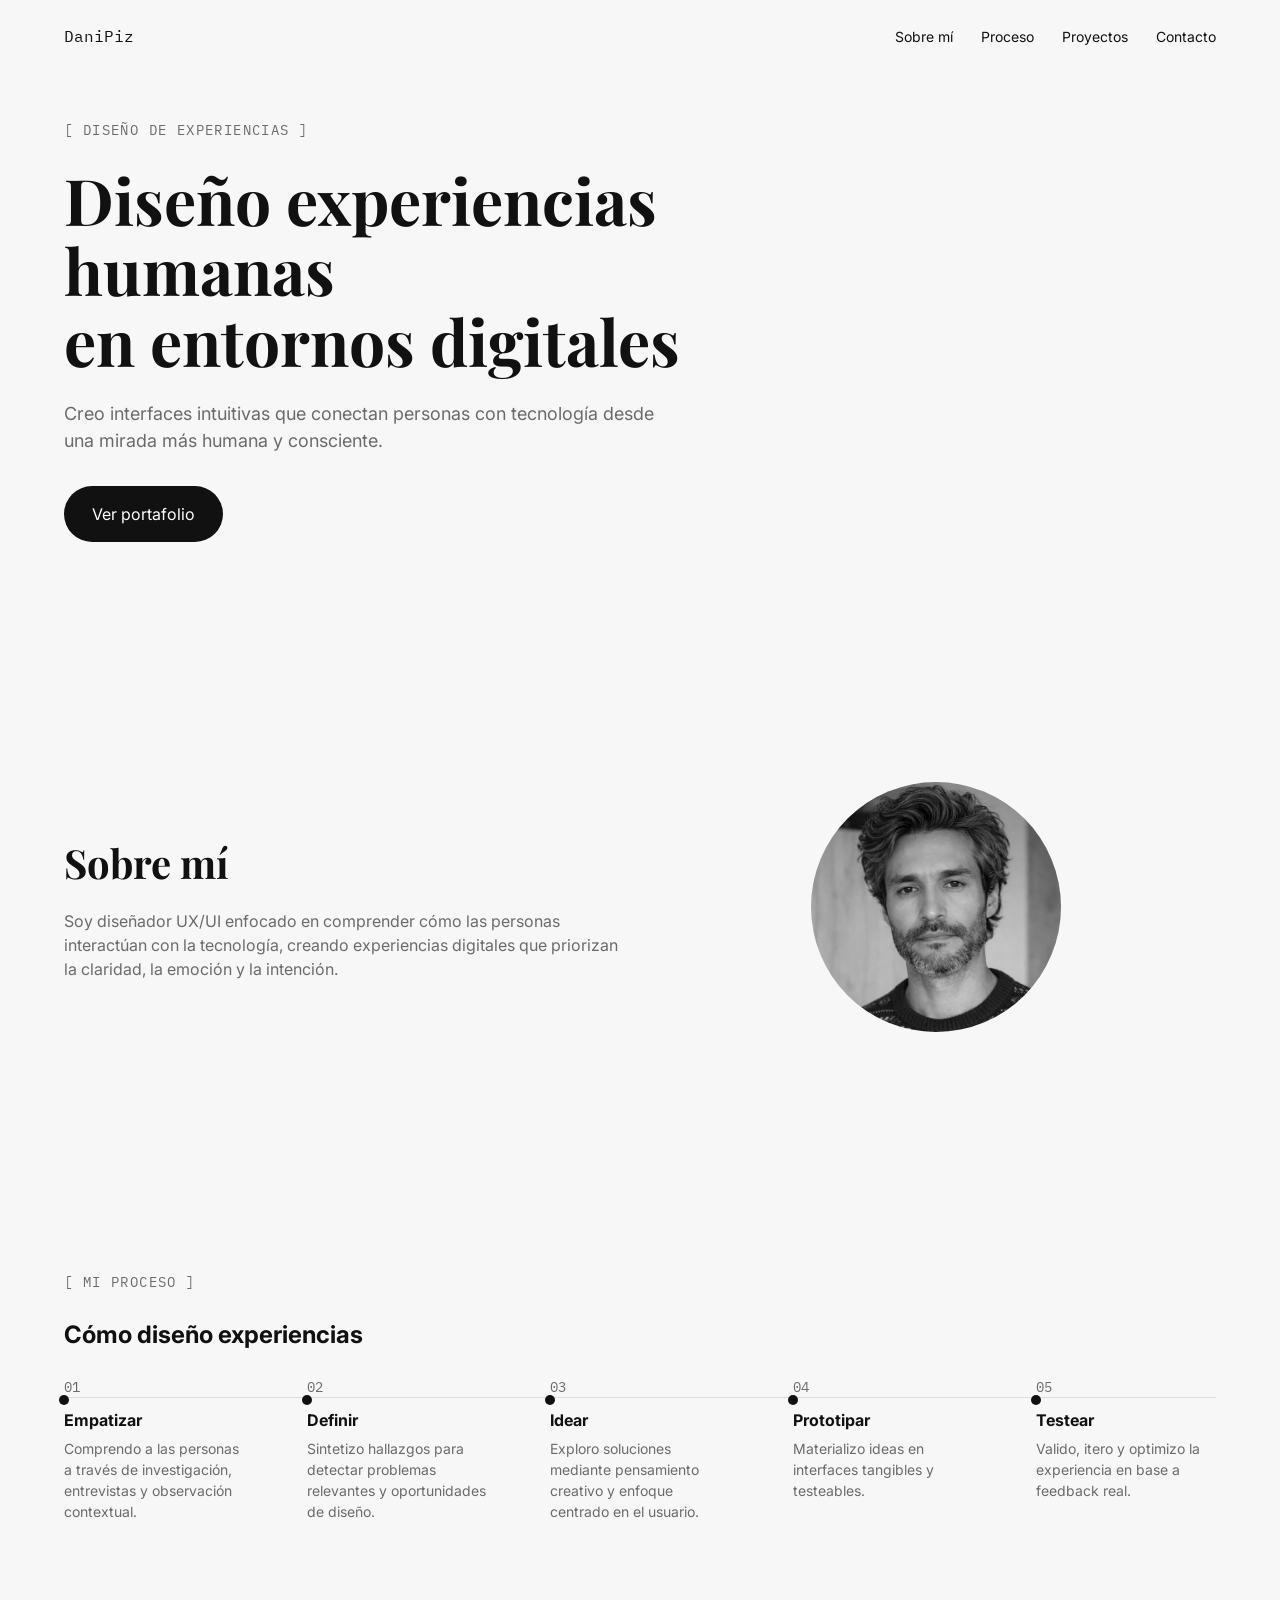
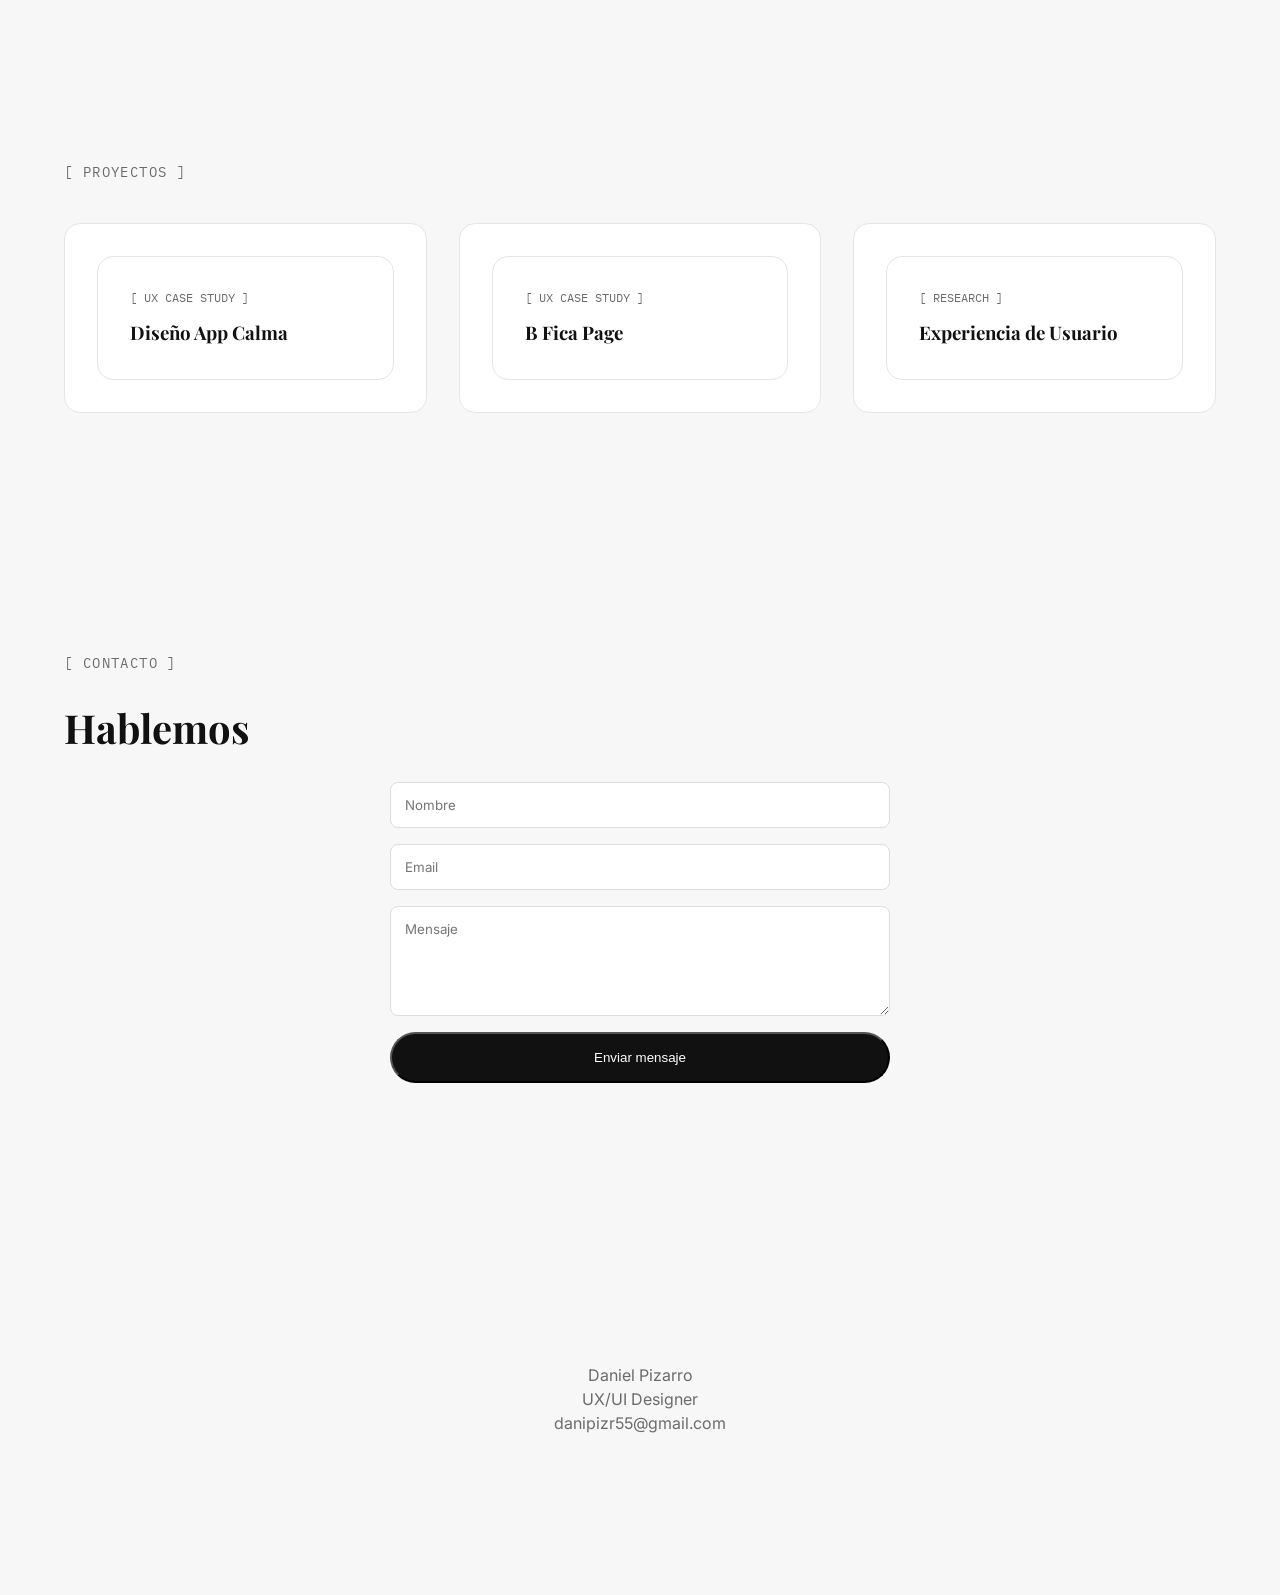
<file: index.html>
<!doctype html>
<html lang="es">
  <head>
    <meta charset="UTF-8" />
    <meta name="viewport" content="width=device-width, initial-scale=1.0" />
    <title>Daniel Pizarro | UX/UI Designer | Human Digital Experience</title>

    <meta name="description" content="Portafolio UX/UI de Daniel Pizarro. Diseño experiencias humanas en entornos digitales, centradas en la claridad, la emoción y la conexión entre personas y tecnología.">

    <meta name="keywords" content="UX UI Chile, diseñador UX Chile, diseño de experiencia de usuario, interfaz de usuario, UX portfolio, Human Digital Experience">

    <meta name="author" content="Daniel Pizarro">
    <meta name="robots" content="index, follow">
    <meta property="og:title" content="Daniel Pizarro | UX/UI Designer">
    <meta property="og:description" content="Diseño experiencias humanas en entornos digitales. UX/UI con enfoque en conexión y claridad.">
    <meta property="og:type" content="website">
    <meta property="og:url" content="https://tuusuario.github.io/portafolio-ux/">
    <meta property="og:image" content="https://tuusuario.github.io/portafolio-ux/image/preview.png">
    <meta name="theme-color" content="#111111">
    <link rel="canonical" href="https://tuusuario.github.io/portafolio-ux/">
    <link rel="icon" href="image/favicon.png" type="image/png">
    <script type="application/ld+json">
              {
                "@context": "https://schema.org",
                "@type": "Person",
                "name": "Daniel Pizarro",
                "jobTitle": "UX/UI Designer",
                "url": "https://Danipizr.github.io/Portafolio_ux",
                "sameAs": [
                  "https://www.linkedin.com/in/daniel-patricio-pizarro-tapia-172256149/"
                ]
              }
</script>

    <!-- Google Fonts -->
    <link
      href="https://fonts.googleapis.com/css2?family=Playfair+Display:wght@400;500&family=Inter:wght@300;400;500&family=IBM+Plex+Mono:wght@400&display=swap"
      rel="stylesheet"    />
<!-- Enlace css -->
    <link rel="stylesheet" href="styles/base.css" />
    <link rel="stylesheet" href="styles/animacion.css"/>
<!-- Enlace js -->
    <script type="module" src="./js/main.js"></script>
    

  <body>
    <header>
            <nav class="navbar">
                <div class="container nav-content">
                    <p class="logo">DaniPiz</p>

                      <!-- BOTÓN HAMBURGUESA -->
                    <div class="menu-toggle" id="menu-toggle">☰</div>
                    <div class="nav-links" id="nav-links">
                      <a href="#about">Sobre mí</a>
                      <a href="#process">Proceso</a>
                      <a href="#projects">Proyectos</a>
                    <a href="#contact">Contacto</a>
                    </div>
                </div>
            </nav>
    </header>

    <!-- HERO -->
    <section class="hero">
      <div class="container">
        <p class="label">[ DISEÑO DE EXPERIENCIAS ]</p>

        <h1 class="hero-title hero-anim">
          Diseño experiencias humanas <br />
          en entornos digitales
        </h1>

        <p class="hero-description hero-anim delay-1">
          Creo interfaces intuitivas que conectan personas con tecnología desde
          una mirada más humana y consciente.
        </p>

        <a href="#projects" class="btn-primary hero-anim delay-2">
          Ver portafolio
        </a>

          </div>
    </section>

    <!-- SOBRE MI -->
<section class="about" id="about">
  <div class="container about-content">
    
    <div class="about-text">
      <h2>Sobre mí</h2>
      <p>
        Soy diseñador UX/UI enfocado en comprender cómo las personas
        interactúan con la tecnología, creando experiencias digitales que
        priorizan la claridad, la emoción y la intención.
      </p>
    </div>

    <div class="about-image">
      <img src="image/danielpizarro.png" alt="daniel pizarro" />
    </div>
  </div>
  </section>

      <!-- Proceso -->
  <section class="process" id="process">
  <div class="container">
    <p class="label">[ MI PROCESO ]</p>

    <h2>Cómo diseño experiencias</h2> <br>

    <div class="process-list">

      <div class="process-item">
        <span class="process-number">01</span>
        <div>
          <h3>Empatizar</h3>
          <p>Comprendo a las personas a través de investigación, entrevistas y observación contextual.</p>
        </div>
      </div>

      <div class="process-item">
        <span class="process-number">02</span>
        <div>
          <h3>Definir</h3>
          <p>Sintetizo hallazgos para detectar problemas relevantes y oportunidades de diseño.</p>
        </div>
      </div>

      <div class="process-item">
        <span class="process-number">03</span>
        <div>
          <h3>Idear</h3>
          <p>Exploro soluciones mediante pensamiento creativo y enfoque centrado en el usuario.</p>
        </div>
      </div>

      <div class="process-item">
        <span class="process-number">04</span>
        <div>
          <h3>Prototipar</h3>
          <p>Materializo ideas en interfaces tangibles y testeables.</p>
        </div>
      </div>

      <div class="process-item">
        <span class="process-number">05</span>
        <div>
          <h3>Testear</h3>
          <p>Valido, itero y optimizo la experiencia en base a feedback real.</p>
        </div>
      </div>

    </div>
  </div>
</section>
  <!-- PROYECTOS -->
<section class="projects" id="projects">
  <div class="container">
    <p class="label">[ PROYECTOS ]</p>

    <div class="project-grid">

      <div class="card">
      <a href="cases/proyecto-calma.html" class="card">
        <p class="card-label">[ UX CASE STUDY ]</p>
        <h3>Diseño App Calma</h3>
      </a>
      </div>
      
      
      <div class="card">
        <a href="cases/b_fica_page.html" class="card">
        <p class="card-label">[ UX CASE STUDY ]</p>
        <h3>B Fica Page</h3>
        </a>
      </div>

      <div class="card">
        <a href="#" class="card">
        <p class="card-label">[ RESEARCH ]</p>
        <h3>Experiencia de Usuario</h3>
        </a>
      </div>
      </div>
  </div>
</section>

<section class="contact" id="contact">
  <div class="container">
    <p class="label">[ CONTACTO ]</p>

    <h2>Hablemos</h2>

    <form class="contact-form">
      
      <input type="text" placeholder="Nombre" required />
      
      <input type="email" placeholder="Email" required />
      
      <textarea placeholder="Mensaje" rows="5" required></textarea>

      <button type="submit" class="btn-primary">
        Enviar mensaje
      </button>

    </form>
  </div>
</section>

    <!-- FOOTER -->
    <footer class="footer">
      <div class="container">
        <p>Daniel Pizarro</p>
        <p>UX/UI Designer</p>
        <p>danipizr55@gmail.com</p>
      </div>
    </footer>
  </body>
</html>
</file>
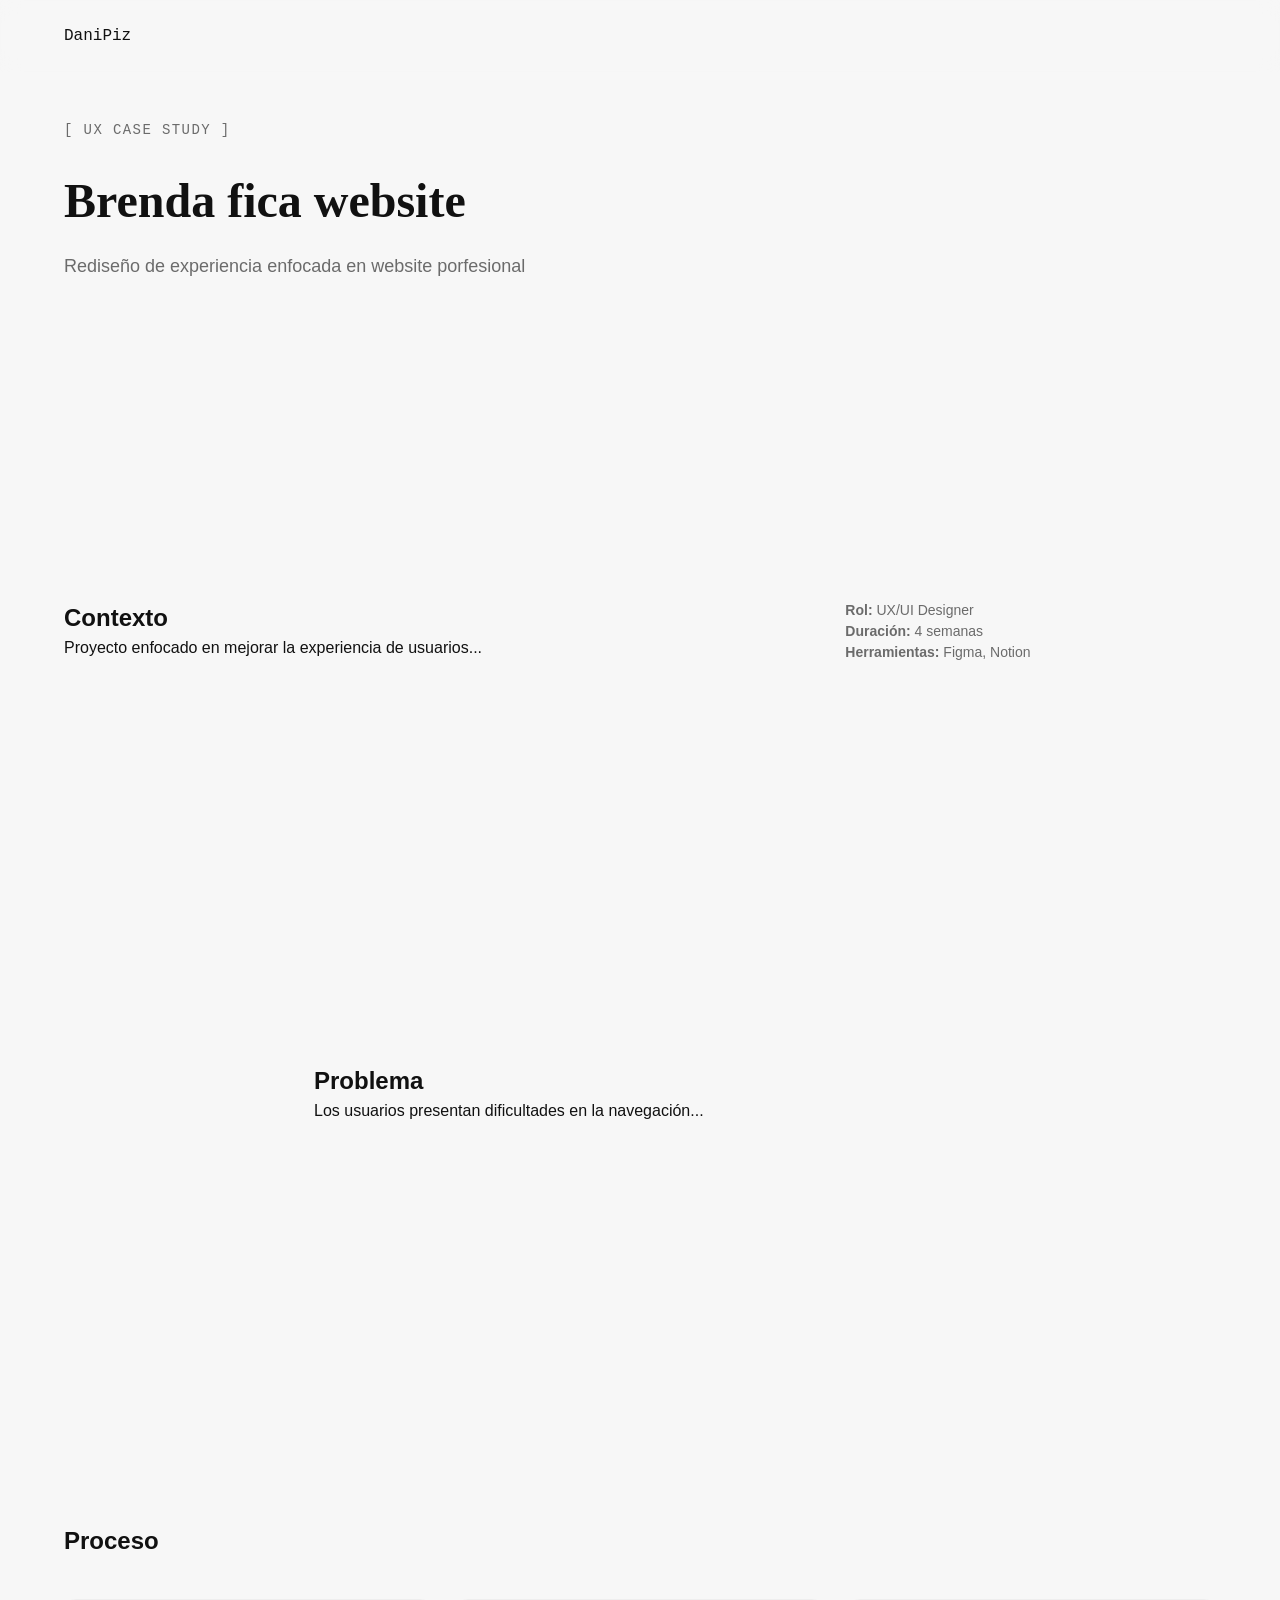
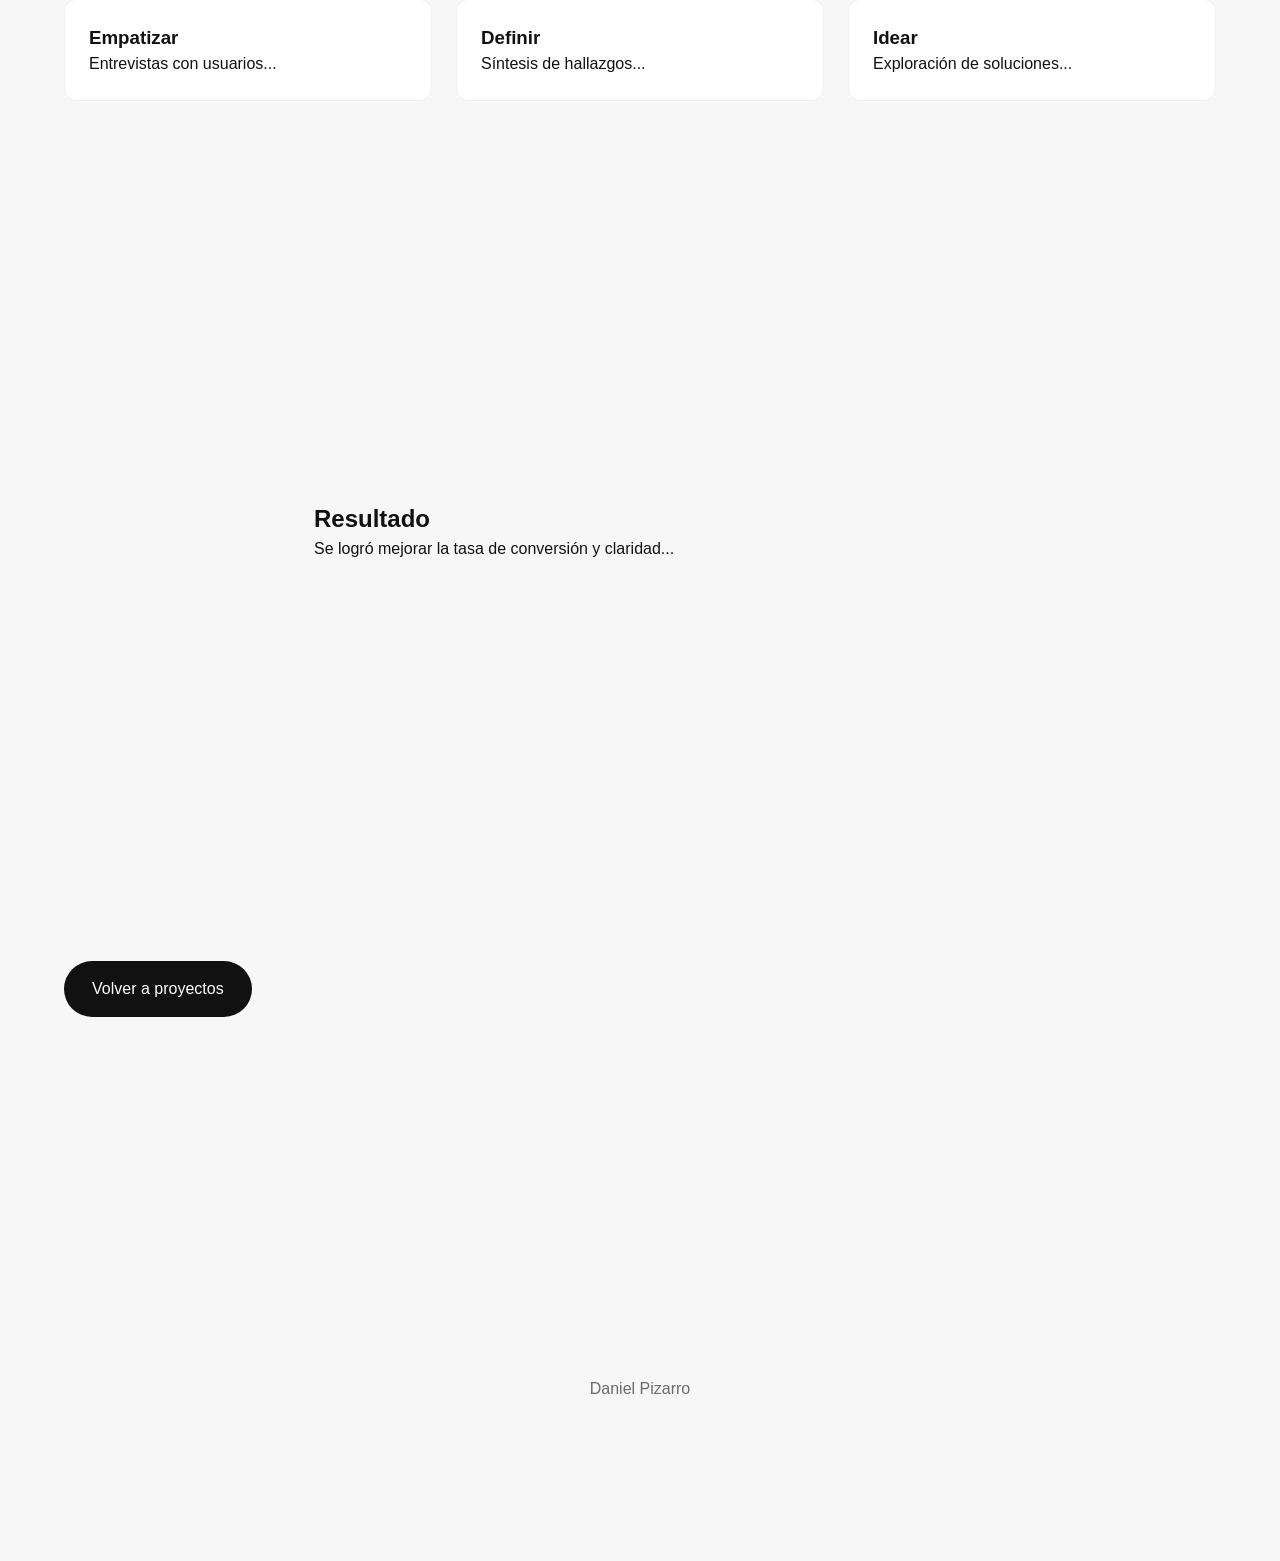
<file: cases/b_fica_page.html>
<!doctype html>
<html lang="es">
  <head>
    <meta charset="UTF-8" />
    <meta name="viewport" content="width=device-width, initial-scale=1.0" />

    <title>Brenda fica website| UX Case Study</title>

    <link rel="stylesheet" href="../styles/base.css" />
    <link rel="stylesheet" href="../styles/animacion.css" />

  </head>

  <body>
    <!-- NAV -->
    <header>
      <nav class="navbar">
        <div class="container nav-content">
          <a href="../index.html" class="logo">DaniPiz</a>
        </div>
      </nav>
    </header>

    <main class="case">
      <!-- HERO PROYECTO -->
      <section class="case-hero">
        <div class="container">
          <p class="label">[ UX CASE STUDY ]</p>
          <h1>Brenda fica website</h1>
          <p class="case-subtitle">
            Rediseño de experiencia enfocada en website porfesional
          </p>
        </div>
      </section>

      <!-- CONTEXTO -->
      <section class="case-section">
        <div class="container case-grid">
          <div>
            <h2>Contexto</h2>
            <p>Proyecto enfocado en mejorar la experiencia de usuarios...</p>
          </div>

          <div class="case-meta">
            <p><strong>Rol:</strong> UX/UI Designer</p>
            <p><strong>Duración:</strong> 4 semanas</p>
            <p><strong>Herramientas:</strong> Figma, Notion</p>
          </div>
        </div>
      </section>

      <!-- PROBLEMA -->
      <section class="case-section">
        <div class="container case-text">
          <h2>Problema</h2>
          <p>Los usuarios presentan dificultades en la navegación...</p>
        </div>
      </section>

      <!-- PROCESO -->
      <section class="case-section">
        <div class="container">
          <h2>Proceso</h2>

          <div class="case-steps">
            <div class="step">
              <h3>Empatizar</h3>
              <p>Entrevistas con usuarios...</p>
            </div>

            <div class="step">
              <h3>Definir</h3>
              <p>Síntesis de hallazgos...</p>
            </div>

            <div class="step">
              <h3>Idear</h3>
              <p>Exploración de soluciones...</p>
            </div>
          </div>
        </div>
      </section>

      <!-- RESULTADO -->
      <section class="case-section">
        <div class="container case-text">
          <h2>Resultado</h2>
          <p>Se logró mejorar la tasa de conversión y claridad...</p>
        </div>
      </section>

      <!-- CTA -->
      <section class="case-section">
        <div class="container">
          <a href="../index.html#projects" class="btn-primary">
            Volver a proyectos
          </a>
        </div>
      </section>
    </main>

    <footer class="footer">
      <div class="container">
        <p>Daniel Pizarro</p>
      </div>
    </footer>
  </body>
</html>
</file>
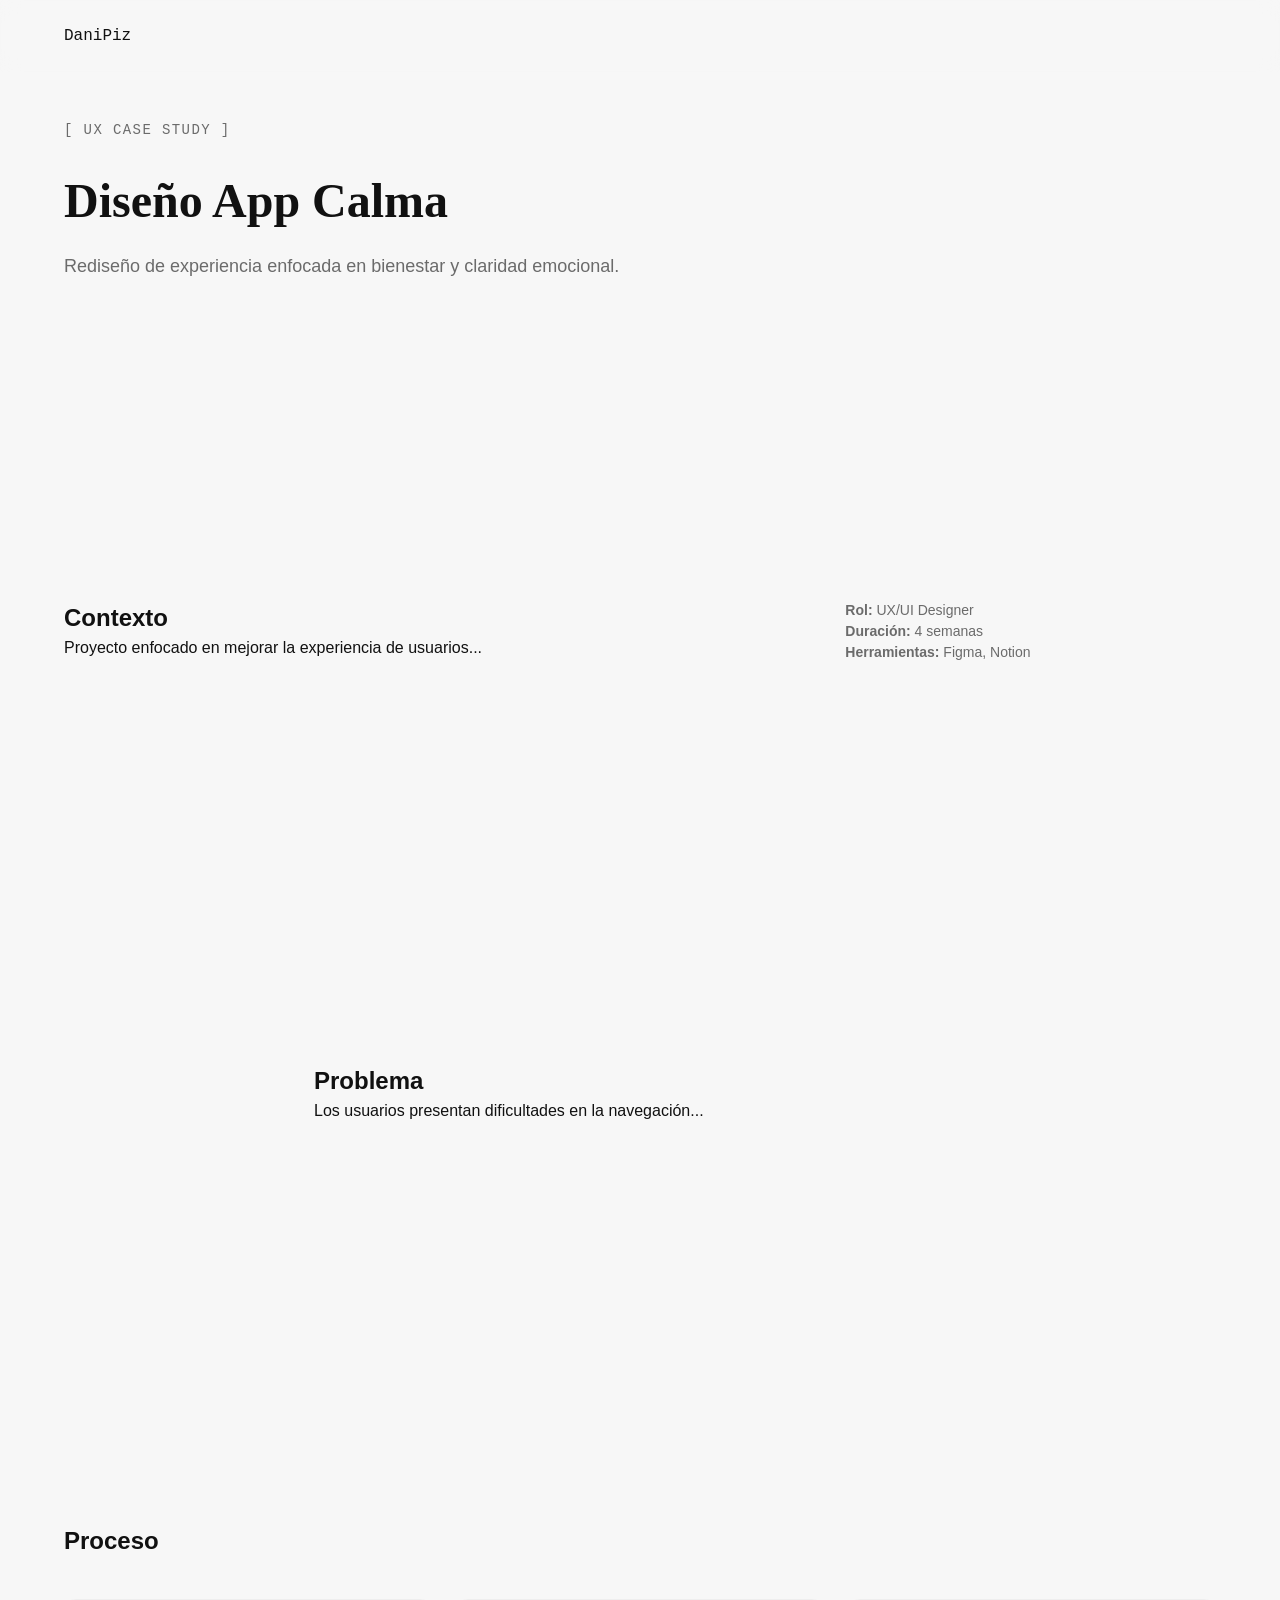
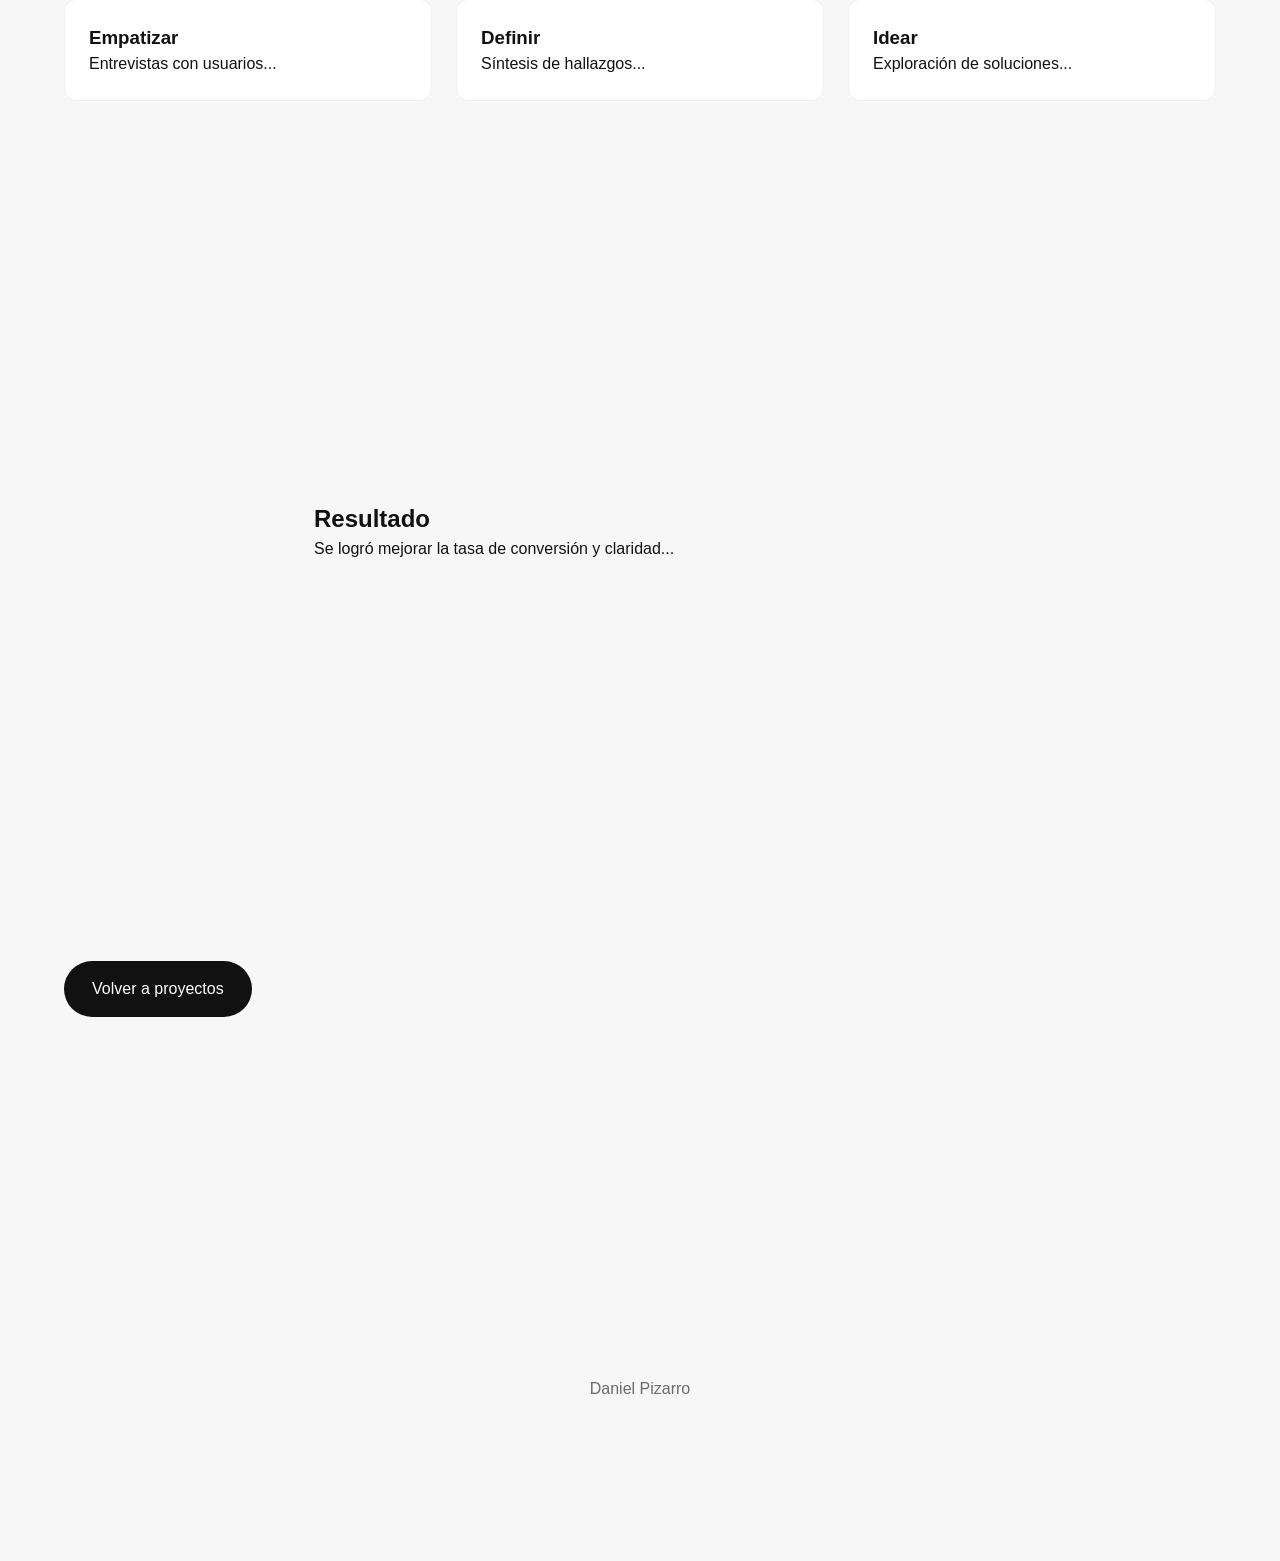
<file: cases/proyecto-calma.html>
<!doctype html>
<html lang="es">
  <head>
    <meta charset="UTF-8" />
    <meta name="viewport" content="width=device-width, initial-scale=1.0" />

    <title>App Calma | UX Case Study</title>

    <link rel="stylesheet" href="../styles/base.css" />
    <link rel="stylesheet" href="../styles/animacion.css" />

  </head>

  <body>
    <!-- NAV -->
    <header>
      <nav class="navbar">
        <div class="container nav-content">
          <a href="../index.html" class="logo">DaniPiz</a>
        </div>
      </nav>
    </header>

    <main class="case">
      <!-- HERO PROYECTO -->
      <section class="case-hero">
        <div class="container">
          <p class="label">[ UX CASE STUDY ]</p>
          <h1>Diseño App Calma</h1>
          <p class="case-subtitle">
            Rediseño de experiencia enfocada en bienestar y claridad emocional.
          </p>
        </div>
      </section>

      <!-- CONTEXTO -->
      <section class="case-section">
        <div class="container case-grid">
          <div>
            <h2>Contexto</h2>
            <p>Proyecto enfocado en mejorar la experiencia de usuarios...</p>
          </div>

          <div class="case-meta">
            <p><strong>Rol:</strong> UX/UI Designer</p>
            <p><strong>Duración:</strong> 4 semanas</p>
            <p><strong>Herramientas:</strong> Figma, Notion</p>
          </div>
        </div>
      </section>

      <!-- PROBLEMA -->
      <section class="case-section">
        <div class="container case-text">
          <h2>Problema</h2>
          <p>Los usuarios presentan dificultades en la navegación...</p>
        </div>
      </section>

      <!-- PROCESO -->
      <section class="case-section">
        <div class="container">
          <h2>Proceso</h2>

          <div class="case-steps">
            <div class="step">
              <h3>Empatizar</h3>
              <p>Entrevistas con usuarios...</p>
            </div>

            <div class="step">
              <h3>Definir</h3>
              <p>Síntesis de hallazgos...</p>
            </div>

            <div class="step">
              <h3>Idear</h3>
              <p>Exploración de soluciones...</p>
            </div>
          </div>
        </div>
      </section>

      <!-- RESULTADO -->
      <section class="case-section">
        <div class="container case-text">
          <h2>Resultado</h2>
          <p>Se logró mejorar la tasa de conversión y claridad...</p>
        </div>
      </section>

      <!-- CTA -->
      <section class="case-section">
        <div class="container">
          <a href="../index.html#projects" class="btn-primary">
            Volver a proyectos
          </a>
        </div>
      </section>
    </main>

    <footer class="footer">
      <div class="container">
        <p>Daniel Pizarro</p>
      </div>
    </footer>
  </body>
</html>
</file>
<file: styles/base.css>
/* RESET */
* {
  margin: 0;
  padding: 0;
  box-sizing: border-box;
}

/* VARIABLES */
:root {
  --color-bg: #f7f7f7;
  --color-text: #111111;
  --color-secondary: #6b6b6b;
}

/* Hace que la navegación se sienta fluida y profesional */
html {
  scroll-behavior: smooth;
}
/* BASE */
body {
  font-family: "Inter", sans-serif;
  background: var(--color-bg);
  color: var(--color-text);
  line-height: 1.5;
}

/* Esto “empuja” el scroll para que no tape el contenido */
section {
  scroll-margin-top: 100px;
}


/* CONTAINER */
.container {
  max-width: 1200px;
  margin: 0 auto;
  padding: 120px 24px;
}

/* LABEL */
.label {
  font-family: "IBM Plex Mono", monospace;
  font-size: 14px;
  letter-spacing: 0.1em;
  color: var(--color-secondary);
  margin-bottom: 24px;
}

.navbar {
  position: fixed;
  width: 100%;
  top: 0;
  background: rgba(247,247,247,0.8);
  backdrop-filter: blur(10px);
  z-index: 100;
}
/* Nav */
.nav-content {
  display: flex;
  justify-content: space-between;
  align-items: center;
  padding: 24px;
}

.logo {
  font-family: 'IBM Plex Mono', monospace;
  text-decoration: none;
  color: var(--color-text);
}

.nav-links a { 
  margin-left: 24px;
  text-decoration: none;
  color: var(--color-text);
  font-size: 14px;
} 
/* BOTÓN HAMBURGUESA */
.menu-toggle {
  display: none;
  font-size: 1.8rem;
  cursor: pointer;
}


/* HERO */
.hero-title {
  font-family: "Playfair Display", serif;
  font-size: 64px;
  line-height: 1.1;
  margin-bottom: 24px;
  max-width: 800px;
}

.hero-description {
  font-size: 18px;
  max-width: 600px;
  color: var(--color-secondary);
  margin-bottom: 32px;
}

/* BUTTON */
.btn-primary {
  display: inline-block;
  padding: 16px 28px;
  background: var(--color-text);
  color: white;
  text-decoration: none;
  border-radius: 999px;
  transition: 0.3s ease;
}

.btn-primary:hover {
  opacity: 0.8;
}

/* META */
.hero-meta {
  margin-top: 48px;
  font-family: "IBM Plex Mono", monospace;
  font-size: 14px;
  color: var(--color-secondary);
}

/* ABOUT */
.about h2 {
  font-family: "Playfair Display", serif;
  font-size: 40px;
  margin-bottom: 16px;
}

.about p {
  max-width: 600px;
  color: var(--color-secondary);
}

.about-content {
  display: flex;
  align-items: center;
  justify-content: space-between;
  gap: 2rem;
  flex-wrap: wrap;
}

.about-text {
  flex: 1;
  min-width: 280px;
}

.about-image {
  flex: 1;
  display: flex;
  justify-content: center;
}

.about-image img {
  width: 250px;
  height: 250px;
  object-fit: cover;
  border-radius: 50%; /* efecto circular */
  filter: grayscale(100%); /* estilo más conceptual */
  transition: all 0.4s ease;
}

.about-image img:hover {
  filter: grayscale(0%);
  transform: scale(1.05);
  border: 2px solid rgba(255,255,255,0.1);
}

/* PROCESS */
.process-list {
  display: flex;
  flex-direction: row;
  justify-content: space-between;
  gap: 40px;
  position: relative;
}

/* LÍNEA HORIZONTAL */
.process-list::before {
  content: "";
  position: absolute;
  top: 20px;
  left: 0;
  width: 100%;
  height: 1px;
  background: #ddd;
}

/* ITEM */
.process-item {
  display: flex;
  flex-direction: column;
  align-items: flex-start;
  max-width: 180px;
  position: relative;
}

/* NÚMERO */
.process-number {
  font-family: "IBM Plex Mono", monospace;
  font-size: 14px;
  color: var(--color-secondary);
  margin-bottom: 10px;
}

/* TEXTO */
.process-item h3 {
  font-size: 16px;
  margin-bottom: 6px;
}

.process-item p {
  font-size: 14px;
  color: var(--color-secondary);
}

@media (max-width: 768px) {

  .process-list {
    flex-direction: column;
    gap: 40px;
  }

  /* línea vertical */
  .process-list::before {
    top: 0;
    left: 10px;
    width: 1px;
    height: 100%;
  }

  .process-item {
    flex-direction: row;
    gap: 20px;
    max-width: 100%;
  }

  .process-number {
    min-width: 30px;
  }

}
/* PROJECTS */
.project-grid {
  display: grid;
  grid-template-columns: repeat(3, 1fr);
  gap: 32px;
  margin-top: 40px;
}

.card {
  padding: 32px;
  border: 1px solid #e5e5e5;
  border-radius: 16px;
  background: white;
  transition: 0.3s ease;
}

.card:hover {
  transform: translateY(-5px);
}

.card-label {
  font-family: "IBM Plex Mono", monospace;
  font-size: 12px;
  color: var(--color-secondary);
  margin-bottom: 12px;
}

.card h3 {
  font-family: "Playfair Display", serif;
}


/* formulario de contacto */
.contact h2 {
  font-family: "Playfair Display", serif;
  font-size: 40px;
  margin-bottom: 24px;
}

.contact-form {
  display: flex;
  flex-direction: column;
  gap: 16px;
  max-width: 500px;
  margin: auto;
}

.contact-form input,
.contact-form textarea {
  padding: 14px;
  border: 1px solid #ddd;
  border-radius: 8px;
  font-family: "Inter", sans-serif;
}

.contact-form input:focus,
.contact-form textarea:focus {
  outline: none;
  border-color: var(--color-text);
}
/* FOOTER */
.footer {
  padding: 40px 24px;
  text-align: center;
  color: var(--color-secondary);
}

/* RESPONSIVE */
@media (max-width: 900px) {
  .hero-title {
    font-size: 42px;
  }

  .project-grid {
    grid-template-columns: 1fr;
  }

  .container {
    padding: 24px 24px;
  }
}

/* MOBILE */
@media (max-width: 768px) {
  .menu-toggle {
    display: block;
  }

  .nav-links {
    position: absolute;
    top: 70px;
    right: 0;
    background:var(--color-bg);
    width: 100%;
    display: flex;
    flex-direction: column;
    align-items: center;
    gap: 1.5rem;
    /* padding: 2rem 0; */

    /* oculto por defecto */
    opacity: 0;
    transform: translateY(-10px);
    pointer-events: none;

    transition: all 0.3s ease;
  }


  .nav-links.active {
    opacity: 1;
    transform: translateY(0);
    pointer-events: auto;
  }
    .hero {
    padding-top: 140px; /* espacio para navbar */
  }

  .hero-title {
    font-size: 32px;
    line-height: 1.2;
  }

  .hero-description {
    font-size: 16px;
    line-height: 1.5;
  }

  .hero-meta {
    font-size: 12px;
  }

  .container {
    padding: 40px 20px;
  }
}


/* línea base */
.process-list::before {
  content: "";
  position: absolute;
  top: 20px;
  left: 0;
  width: 100%;
  height: 1px;
  background: #ddd;

  transform: scaleX(0);
  transform-origin: left;
  transition: transform 1s ease;
}

/* cuando aparece */
.process-list.visible::before {
  transform: scaleX(1);
}

.process-item {
  transition: transform 0.3s ease, opacity 0.3s ease;
}

.process-item:hover {
  transform: translateY(-8px);
}

/* efecto foco */
.process-list:hover .process-item {
  opacity: 0.4;
}

.process-list .process-item:hover {
  opacity: 1;
}

.process-item::before {
  content: "";
  position: absolute;
  top: 18px;
  left: -5px;
  width: 10px;
  height: 10px;
  background: var(--color-text);
  border-radius: 50%;
  transition: transform 0.3s ease;
}

.process-item:hover::before {
  transform: scale(1.5);
}

/* cases */
/* =========================
    CASE STUDY
========================= */

.case-hero h1 {
  font-family: "Playfair Display", serif;
  font-size: 48px;
  margin-bottom: 16px;
}

.case-subtitle {
  font-size: 18px;
  color: var(--color-secondary);
  max-width: 600px;
}

/* SECCIONES */
.case-section {
  padding: 80px 0;
}

/* GRID CONTEXTO */
.case-grid {
  display: grid;
  grid-template-columns: 2fr 1fr;
  gap: 40px;
}

.case-meta {
  font-size: 14px;
  color: var(--color-secondary);
}

/* TEXTO */
.case-text {
  max-width: 700px;
}

/* PROCESO */
.case-steps {
  display: grid;
  grid-template-columns: repeat(3, 1fr);
  gap: 24px;
  margin-top: 40px;
}

.step {
  border: 1px solid #eee;
  padding: 24px;
  border-radius: 12px;
  background: white;
  transition: 0.3s ease;
}

.step:hover {
  transform: translateY(-5px);
}

/* MOBILE */
@media (max-width: 768px) {

  .case-hero h1 {
    font-size: 32px;
  }

  .case-grid {
    grid-template-columns: 1fr;
  }

  .case-steps {
    grid-template-columns: 1fr;
  }

}
.card {
  text-decoration: none;
  color: inherit;
  display: block;
}
</file>
<file: styles/animacion.css>
.fade-in {
  opacity: 0;
  transform: translateY(20px);
  transition: all 0.6s ease;
}

.fade-in.visible {
  opacity: 1;
  transform: translateY(0);
}

.hero-anim {
  opacity: 0;
  transform: translateY(30px);
  animation: fadeUp 0.8s ease forwards;
}

.delay-1 {
  animation-delay: 0.3s;
}

.delay-2 {
  animation-delay: 0.6s;
}

@keyframes fadeUp {
  to {
    opacity: 1;
    transform: translateY(0);
  }
}
</file>
